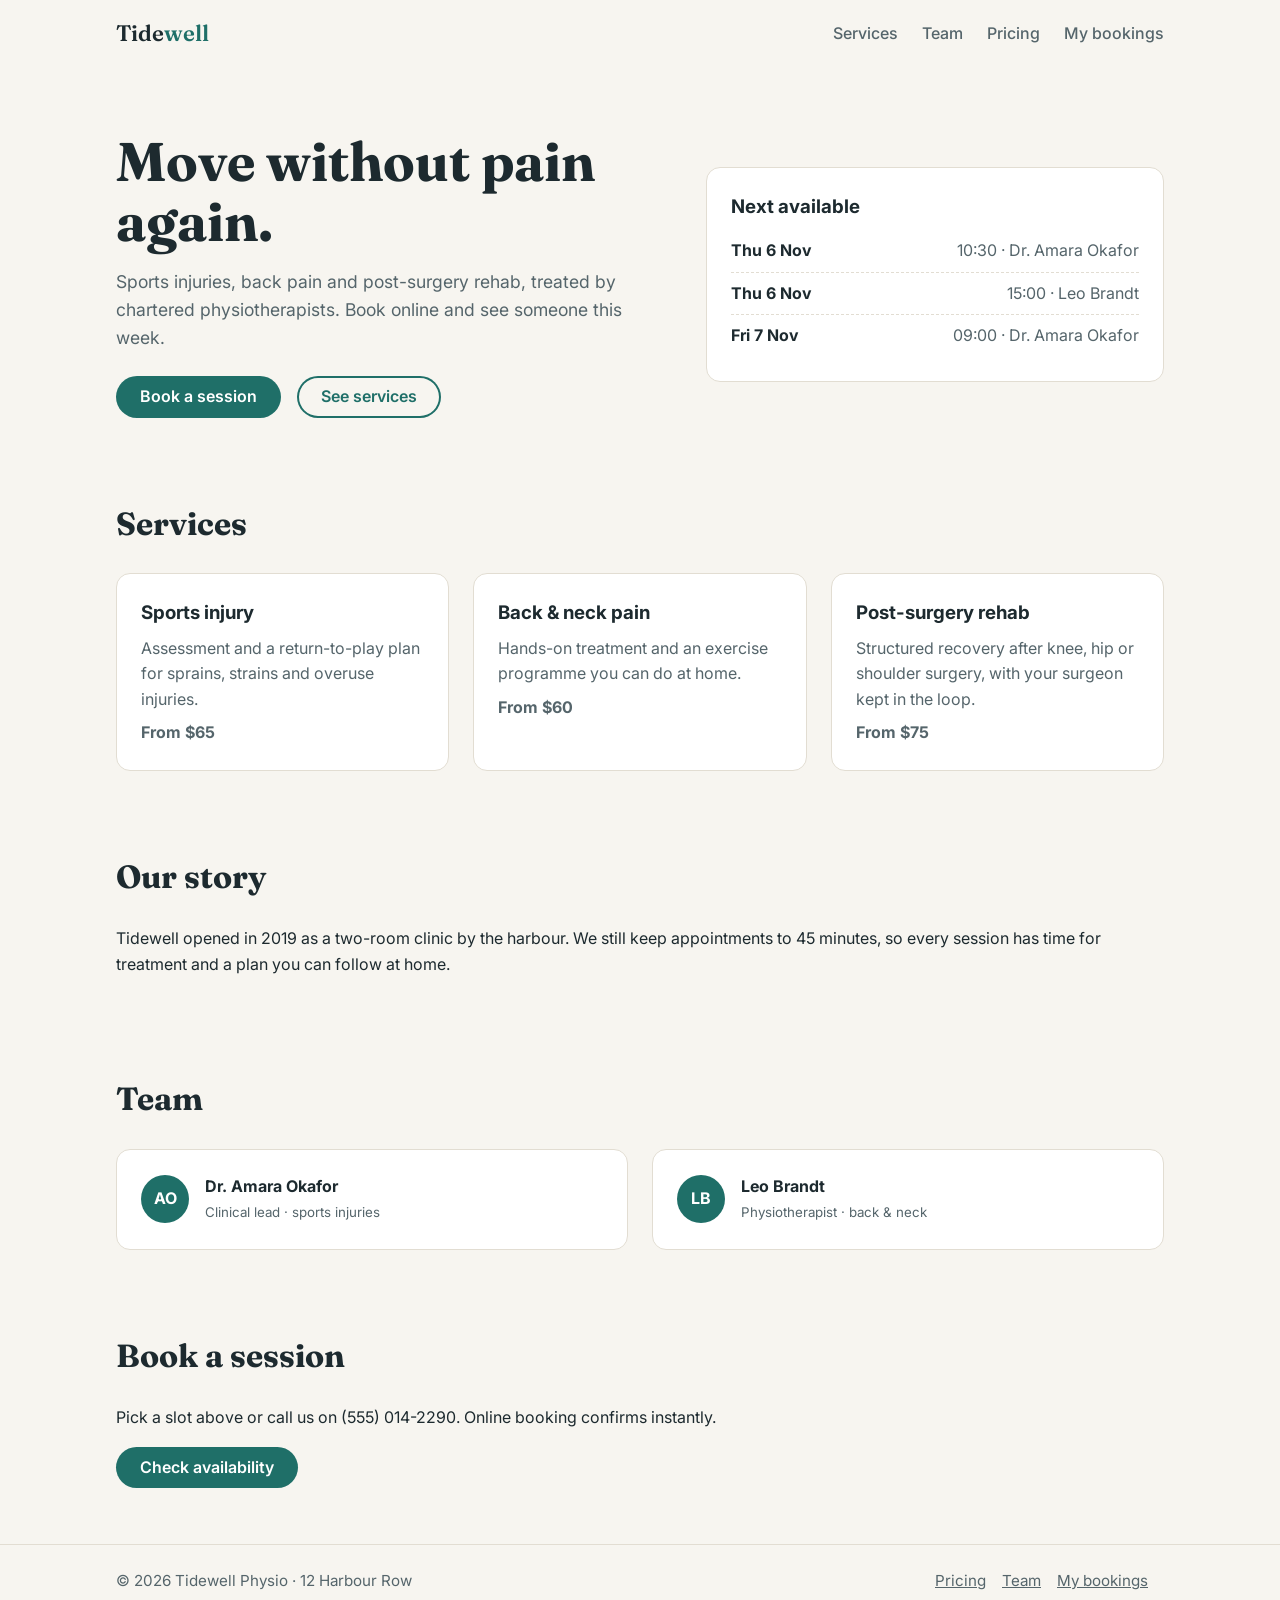
<file: tests/fixtures/clean-site/index.html>
<!doctype html>
<html lang="en">
<head>
  <meta charset="utf-8">
  <meta name="viewport" content="width=device-width, initial-scale=1">
  <title>Tidewell Physio — Book a physiotherapy session online</title>
  <meta name="description" content="Tidewell Physio: sports and back-pain physiotherapy. Book a session online in under a minute.">
  <meta property="og:title" content="Tidewell Physio">
  <meta property="og:description" content="Book a physiotherapy session online.">
  <meta property="og:image" content="assets/og.png">
  <link rel="icon" href="assets/favicon.svg" type="image/svg+xml">
  <link rel="preconnect" href="https://fonts.googleapis.com">
  <link href="https://fonts.googleapis.com/css2?family=Fraunces:opsz,wght@9..144,600&family=Inter:wght@400;500;600;700&display=swap" rel="stylesheet">
  <link rel="stylesheet" href="assets/styles.css">
</head>
<body>
  <header class="wrap nav">
    <a class="logo" href="index.html">Tide<span>well</span></a>
    <ul>
      <li><a href="#services">Services</a></li>
      <li><a href="#team">Team</a></li>
      <li><a href="pricing.html">Pricing</a></li>
      <li><a href="dashboard.html">My bookings</a></li>
    </ul>
  </header>

  <main>
    <div class="wrap hero">
      <div>
        <h1>Move without pain again.</h1>
        <p>Sports injuries, back pain and post-surgery rehab, treated by chartered physiotherapists. Book online and see someone this week.</p>
        <div class="actions">
          <a class="btn" href="#book" id="book-btn">Book a session</a>
          <a class="btn ghost" href="#services">See services</a>
        </div>
      </div>
      <aside class="hero-card" aria-label="Next available slots">
        <h3>Next available</h3>
        <div id="slots">
          <div class="slot"><strong>Thu 6 Nov</strong> 10:30 · Dr. Amara Okafor</div>
          <div class="slot"><strong>Thu 6 Nov</strong> 15:00 · Leo Brandt</div>
          <div class="slot"><strong>Fri 7 Nov</strong> 09:00 · Dr. Amara Okafor</div>
        </div>
      </aside>
    </div>

    <section id="services">
      <div class="wrap">
        <h2>Services</h2>
        <div class="grid">
          <div class="card"><h3>Sports injury</h3><p>Assessment and a return-to-play plan for sprains, strains and overuse injuries.</p><p class="price">From $65</p></div>
          <div class="card"><h3>Back &amp; neck pain</h3><p>Hands-on treatment and an exercise programme you can do at home.</p><p class="price">From $60</p></div>
          <div class="card"><h3>Post-surgery rehab</h3><p>Structured recovery after knee, hip or shoulder surgery, with your surgeon kept in the loop.</p><p class="price">From $75</p></div>
        </div>
      </div>
    </section>

    <section id="about">
      <div class="wrap">
        <h2>Our story</h2>
        <p>Tidewell opened in 2019 as a two-room clinic by the harbour. We still keep appointments to 45 minutes, so every session has time for treatment and a plan you can follow at home.</p>
      </div>
    </section>

    <section id="team" class="team">
      <div class="wrap">
        <h2>Team</h2>
        <div class="grid">
          <div class="card"><div class="avatar">AO</div><div><strong>Dr. Amara Okafor</strong><br><small>Clinical lead · sports injuries</small></div></div>
          <div class="card"><div class="avatar">LB</div><div><strong>Leo Brandt</strong><br><small>Physiotherapist · back &amp; neck</small></div></div>
        </div>
      </div>
    </section>

    <section id="book">
      <div class="wrap">
        <h2>Book a session</h2>
        <p>Pick a slot above or call us on (555) 014-2290. Online booking confirms instantly.</p>
        <button class="btn" id="confirm-btn" type="button">Check availability</button>
        <p id="book-status" class="who" role="status"></p>
      </div>
    </section>
  </main>

  <footer>
    <div class="wrap">
      <span>© 2026 Tidewell Physio · 12 Harbour Row</span>
      <span><a href="pricing.html">Pricing</a><a href="#team">Team</a><a href="dashboard.html">My bookings</a></span>
    </div>
  </footer>

  <script src="assets/app.js"></script>
</body>
</html>
</file>
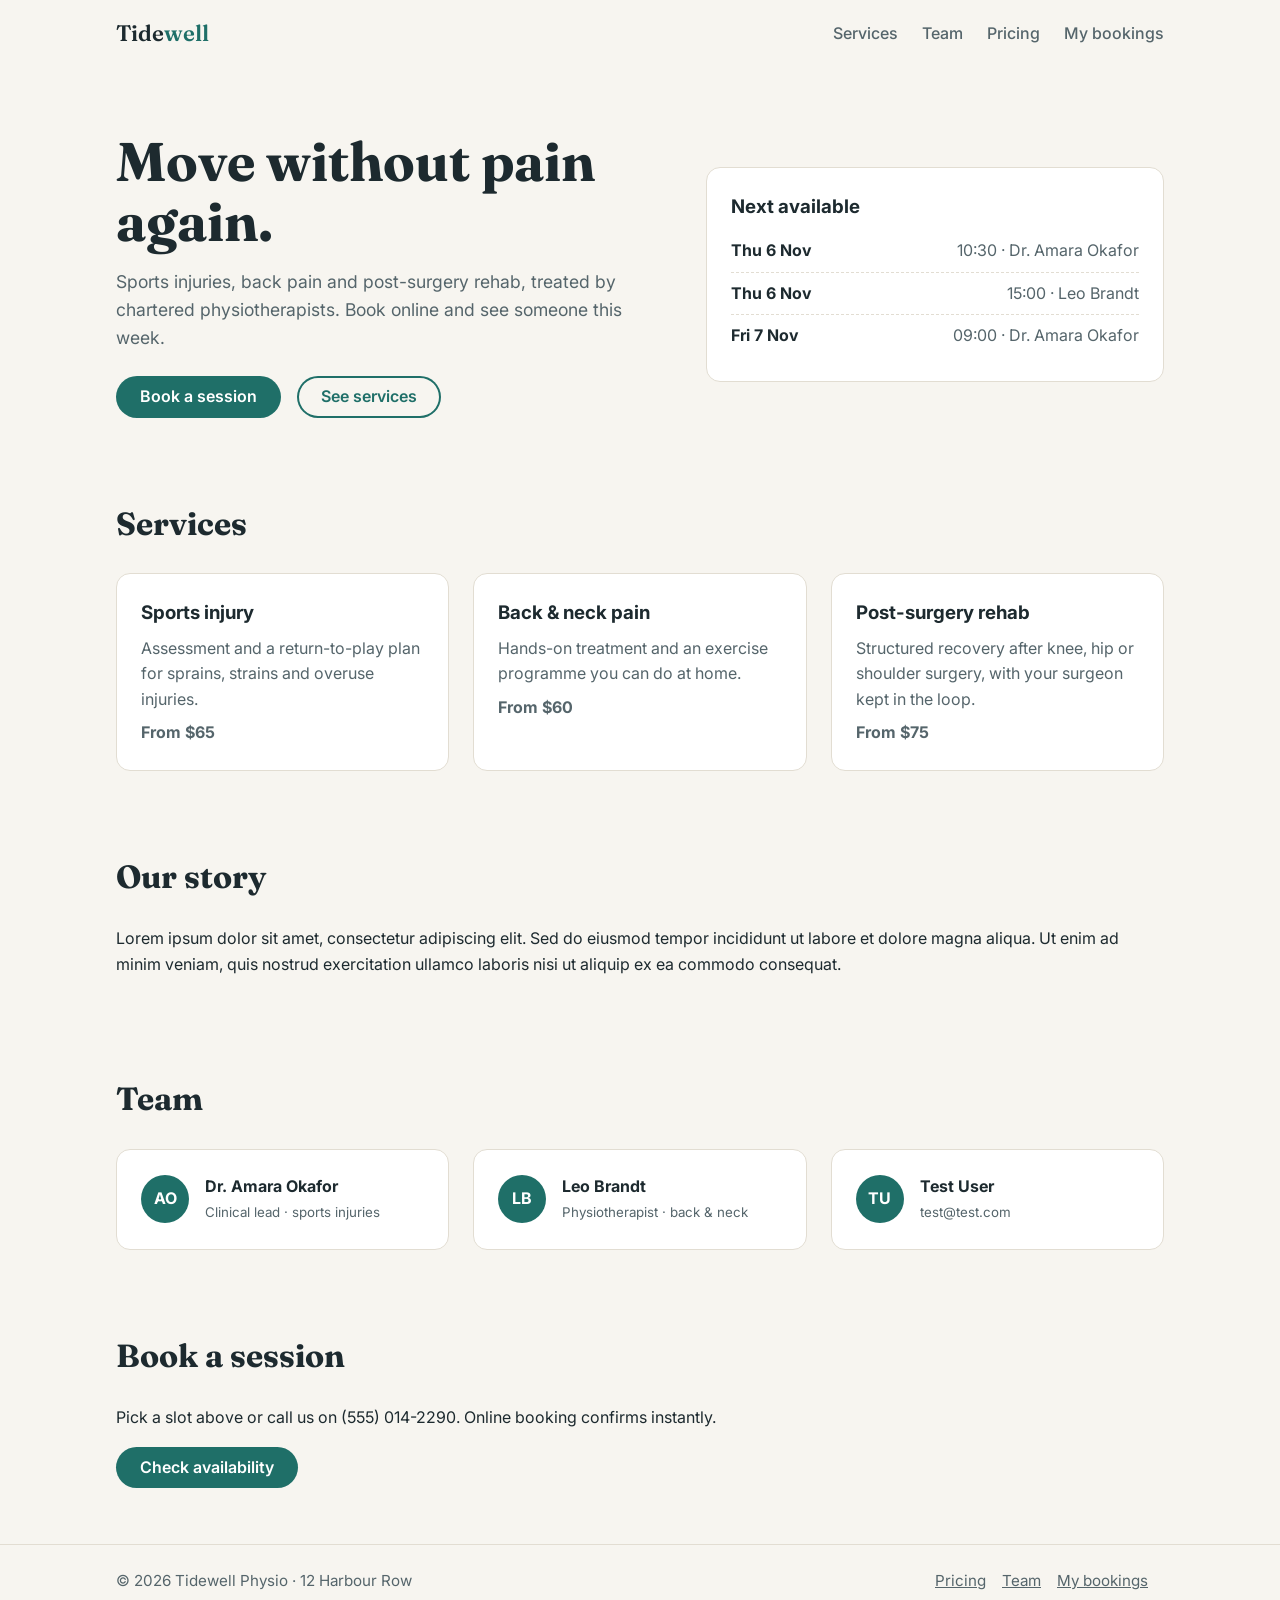
<file: tests/fixtures/planted-site/index.html>
<!doctype html>
<html lang="en">
<head>
  <meta charset="utf-8">
  <meta name="viewport" content="width=device-width, initial-scale=1">
  <title>Tidewell Physio — Book a physiotherapy session online</title>
  <meta name="description" content="Tidewell Physio: sports and back-pain physiotherapy. Book a session online in under a minute.">
  <link rel="preconnect" href="https://fonts.googleapis.com">
  <link href="https://fonts.googleapis.com/css2?family=Fraunces:opsz,wght@9..144,600&family=Inter:wght@400;500;600;700&display=swap" rel="stylesheet">
  <link rel="stylesheet" href="assets/styles.css">
</head>
<body>
  <header class="wrap nav">
    <a class="logo" href="index.html">Tide<span>well</span></a>
    <ul>
      <li><a href="#services">Services</a></li>
      <li><a href="#team">Team</a></li>
      <li><a href="pricing.html">Pricing</a></li>
      <li><a href="dashboard.html">My bookings</a></li>
    </ul>
  </header>

  <main>
    <div class="wrap hero">
      <div>
        <h1>Move without pain again.</h1>
        <p>Sports injuries, back pain and post-surgery rehab, treated by chartered physiotherapists. Book online and see someone this week.</p>
        <div class="actions">
          <a class="btn" href="#book" id="book-btn">Book a session</a>
          <a class="btn ghost" href="#services">See services</a>
        </div>
      </div>
      <aside class="hero-card" aria-label="Next available slots">
        <h3>Next available</h3>
        <div id="slots">
          <div class="slot"><strong>Thu 6 Nov</strong> 10:30 · Dr. Amara Okafor</div>
          <div class="slot"><strong>Thu 6 Nov</strong> 15:00 · Leo Brandt</div>
          <div class="slot"><strong>Fri 7 Nov</strong> 09:00 · Dr. Amara Okafor</div>
        </div>
      </aside>
    </div>

    <section id="services">
      <div class="wrap">
        <h2>Services</h2>
        <div class="grid">
          <div class="card"><h3>Sports injury</h3><p>Assessment and a return-to-play plan for sprains, strains and overuse injuries.</p><p class="price">From $65</p></div>
          <div class="card"><h3>Back &amp; neck pain</h3><p>Hands-on treatment and an exercise programme you can do at home.</p><p class="price">From $60</p></div>
          <div class="card"><h3>Post-surgery rehab</h3><p>Structured recovery after knee, hip or shoulder surgery, with your surgeon kept in the loop.</p><p class="price">From $75</p></div>
        </div>
      </div>
    </section>

    <section id="about">
      <div class="wrap">
        <h2>Our story</h2>
        <p>Lorem ipsum dolor sit amet, consectetur adipiscing elit. Sed do eiusmod tempor incididunt ut labore et dolore magna aliqua. Ut enim ad minim veniam, quis nostrud exercitation ullamco laboris nisi ut aliquip ex ea commodo consequat.</p>
      </div>
    </section>

    <section id="team" class="team">
      <div class="wrap">
        <h2>Team</h2>
        <div class="grid">
          <div class="card"><div class="avatar">AO</div><div><strong>Dr. Amara Okafor</strong><br><small>Clinical lead · sports injuries</small></div></div>
          <div class="card"><div class="avatar">LB</div><div><strong>Leo Brandt</strong><br><small>Physiotherapist · back &amp; neck</small></div></div>
          <div class="card"><div class="avatar">TU</div><div><strong>Test User</strong><br><small>test@test.com</small></div></div>
        </div>
      </div>
    </section>

    <section id="book">
      <div class="wrap">
        <h2>Book a session</h2>
        <p>Pick a slot above or call us on (555) 014-2290. Online booking confirms instantly.</p>
        <button class="btn" id="confirm-btn" type="button">Check availability</button>
        <p id="book-status" class="who" role="status"></p>
      </div>
    </section>
  </main>

  <footer>
    <div class="wrap">
      <span>© 2026 Tidewell Physio · 12 Harbour Row</span>
      <span><a href="pricing.html">Pricing</a><a href="#team">Team</a><a href="dashboard.html">My bookings</a></span>
    </div>
  </footer>

  <script src="assets/app.js"></script>
</body>
</html>
</file>
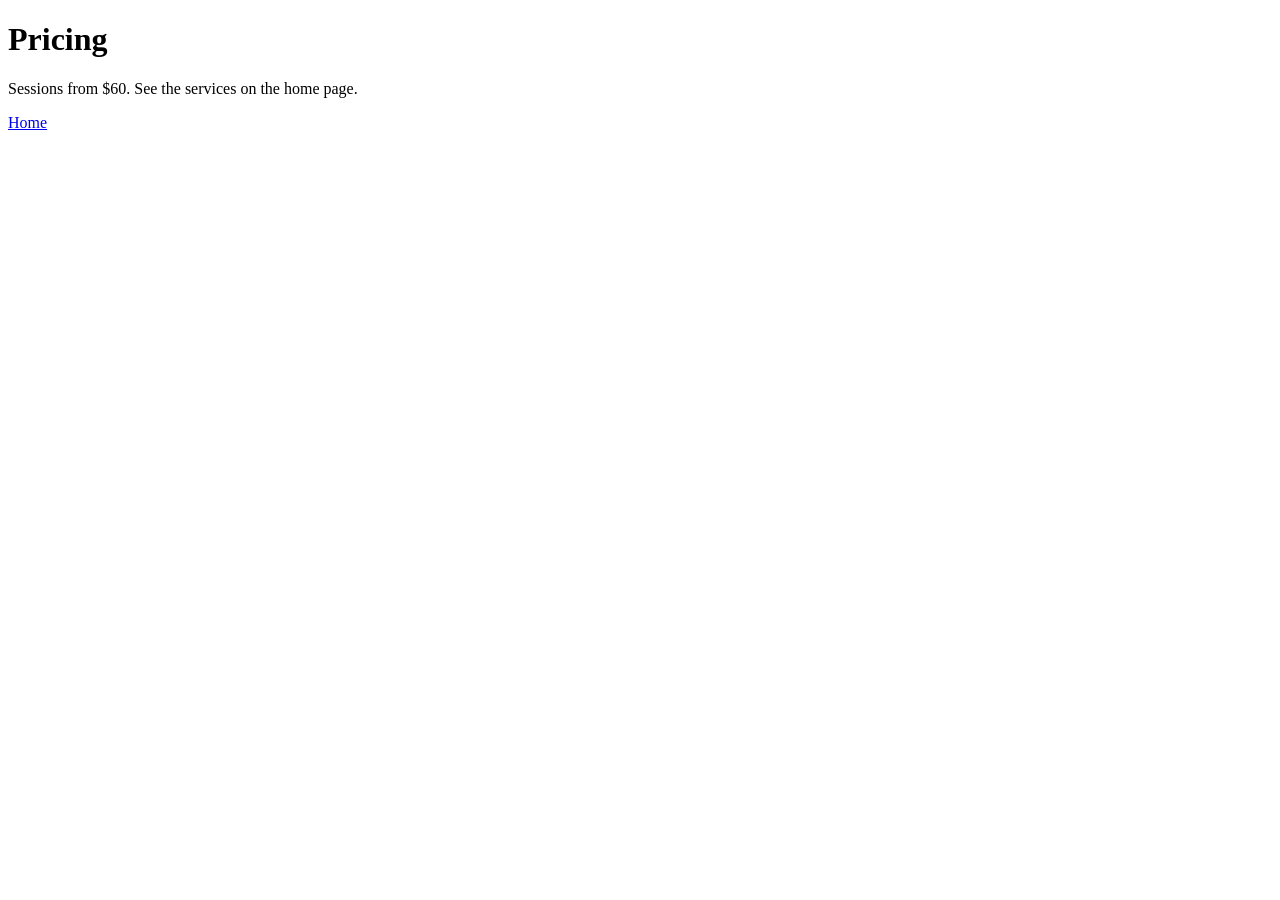
<file: tests/fixtures/clean-site/pricing.html>
<!doctype html>
<html lang="en"><head><meta charset="utf-8"><title>Pricing — Tidewell Physio</title><link rel="icon" href="assets/favicon.svg" type="image/svg+xml"></head>
<body><h1>Pricing</h1><p>Sessions from $60. See the services on the home page.</p><a href="index.html">Home</a></body></html>
</file>
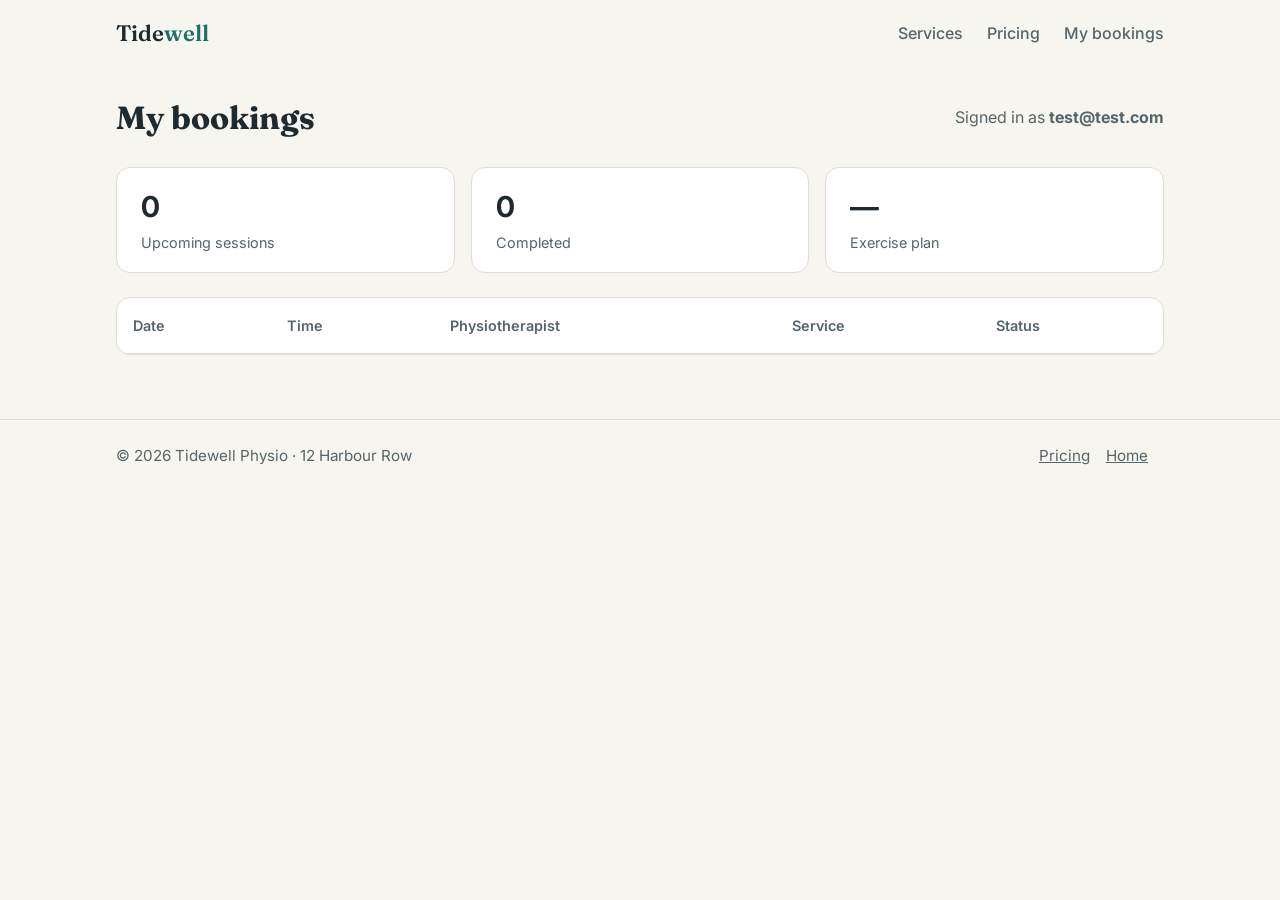
<file: tests/fixtures/planted-site/dashboard.html>
<!doctype html>
<html lang="en">
<head>
  <meta charset="utf-8">
  <meta name="viewport" content="width=device-width, initial-scale=1">
  <title>Untitled</title>
  <link rel="preconnect" href="https://fonts.googleapis.com">
  <link href="https://fonts.googleapis.com/css2?family=Fraunces:opsz,wght@9..144,600&family=Inter:wght@400;500;600;700&display=swap" rel="stylesheet">
  <link rel="stylesheet" href="assets/styles.css">
</head>
<body>
  <header class="wrap nav">
    <a class="logo" href="index.html">Tide<span>well</span></a>
    <ul>
      <li><a href="index.html#services">Services</a></li>
      <li><a href="pricing.html">Pricing</a></li>
      <li><a href="dashboard.html">My bookings</a></li>
    </ul>
  </header>

  <main class="wrap">
    <div class="dash-head">
      <h1>My bookings</h1>
      <span class="who">Signed in as <strong>test@test.com</strong></span>
    </div>

    <div class="stats">
      <div class="stat"><b id="stat-upcoming">0</b><span>Upcoming sessions</span></div>
      <div class="stat"><b id="stat-done">0</b><span>Completed</span></div>
      <div class="stat"><b id="stat-plan">—</b><span>Exercise plan</span></div>
    </div>

    <div class="table-wrap">
      <table>
        <thead>
          <tr><th>Date</th><th>Time</th><th>Physiotherapist</th><th>Service</th><th>Status</th></tr>
        </thead>
        <tbody id="bookings"></tbody>
      </table>
    </div>
  </main>

  <footer>
    <div class="wrap">
      <span>© 2026 Tidewell Physio · 12 Harbour Row</span>
      <span><a href="pricing.html">Pricing</a><a href="index.html">Home</a></span>
    </div>
  </footer>

  <script src="assets/app.js"></script>
</body>
</html>
</file>
<file: tests/fixtures/clean-site/assets/styles.css>
:root {
  --bg: #f7f5f0;
  --surface: #ffffff;
  --ink: #1d2a2f;
  --ink-soft: #55656b;
  --line: #e2ddd2;
  --brand: #1f6f68;
  --brand-ink: #ffffff;
  --accent: #e8a33d;
  --radius: 14px;
  --space-1: 4px;
  --space-2: 8px;
  --space-3: 16px;
  --space-4: 24px;
  --space-5: 40px;
  --space-6: 64px;
  --font: "Inter", system-ui, -apple-system, "Segoe UI", sans-serif;
  --font-display: "Fraunces", Georgia, serif;
}

@media (prefers-color-scheme: dark) {
  :root {
    --bg: #121a1d;
    --surface: #1a2529;
    --ink: #e8eeee;
    --ink-soft: #9fb0b3;
    --line: #2a383d;
    --brand: #4fb3a9;
    --brand-ink: #0d1517;
  }
}

* { box-sizing: border-box; }

body {
  margin: 0;
  background: var(--bg);
  color: var(--ink);
  font-family: var(--font);
  line-height: 1.6;
}

a { color: var(--brand); }
a:focus-visible, button:focus-visible { outline: 3px solid var(--accent); outline-offset: 2px; }

.wrap { max-width: 1080px; margin: 0 auto; padding: 0 var(--space-3); }

.nav {
  display: flex;
  align-items: center;
  justify-content: space-between;
  gap: var(--space-3);
  padding-block: var(--space-3);
  flex-wrap: wrap;
}
.logo { font-family: var(--font-display); font-size: 1.4rem; font-weight: 600; color: var(--ink); text-decoration: none; }
.logo span { color: var(--brand); }
.nav ul { display: flex; gap: var(--space-4); list-style: none; margin: 0; padding: 0; flex-wrap: wrap; }
.nav ul a { color: var(--ink-soft); text-decoration: none; font-weight: 500; }
.nav ul a:hover { color: var(--ink); }

.btn {
  display: inline-block;
  background: var(--brand);
  color: var(--brand-ink);
  border: 0;
  border-radius: 999px;
  padding: var(--space-2) var(--space-4);
  font: inherit;
  font-weight: 600;
  text-decoration: none;
  cursor: pointer;
}
.btn:hover { filter: brightness(1.08); }
.btn.ghost { background: transparent; color: var(--brand); box-shadow: inset 0 0 0 2px var(--brand); }

.hero { padding-block: var(--space-6) var(--space-5); display: grid; gap: var(--space-5); grid-template-columns: 1.2fr 1fr; align-items: center; }
.hero h1 { font-family: var(--font-display); font-size: clamp(2.2rem, 5vw, 3.4rem); line-height: 1.1; margin: 0 0 var(--space-3); }
.hero p { color: var(--ink-soft); font-size: 1.1rem; margin: 0 0 var(--space-4); }
.hero .actions { display: flex; gap: var(--space-3); flex-wrap: wrap; }
.hero-card { background: var(--surface); border: 1px solid var(--line); border-radius: var(--radius); padding: var(--space-4); }
.hero-card h3 { margin: 0 0 var(--space-2); }
.slot { display: flex; justify-content: space-between; padding: var(--space-2) 0; border-bottom: 1px dashed var(--line); color: var(--ink-soft); }
.slot:last-child { border-bottom: 0; }
.slot strong { color: var(--ink); }

section { padding: var(--space-5) 0; }
section h2 { font-family: var(--font-display); font-size: 2rem; margin: 0 0 var(--space-4); }

.grid { display: grid; gap: var(--space-4); grid-template-columns: repeat(auto-fit, minmax(240px, 1fr)); }
.card { background: var(--surface); border: 1px solid var(--line); border-radius: var(--radius); padding: var(--space-4); }
.card h3 { margin: 0 0 var(--space-2); }
.card p { margin: 0; color: var(--ink-soft); }
.price { color: var(--brand); font-weight: 700; margin-top: var(--space-2) !important; }

.team .card { display: flex; gap: var(--space-3); align-items: center; }
.avatar { width: 48px; height: 48px; border-radius: 50%; background: var(--brand); color: var(--brand-ink); display: grid; place-items: center; font-weight: 700; flex: none; }
.team .card div { min-width: 0; }
.team .card small { color: var(--ink-soft); overflow-wrap: anywhere; }

footer { border-top: 1px solid var(--line); padding: var(--space-4) 0; color: var(--ink-soft); font-size: 0.95rem; }
footer .wrap { display: flex; justify-content: space-between; gap: var(--space-3); flex-wrap: wrap; }
footer a { color: var(--ink-soft); margin-right: var(--space-3); }

/* dashboard */
main.wrap { padding-bottom: var(--space-6); }
.dash-head { display: flex; justify-content: space-between; align-items: center; gap: var(--space-3); flex-wrap: wrap; padding-block: var(--space-4); }
.dash-head h1 { font-family: var(--font-display); margin: 0; }
.who { color: var(--ink-soft); }
.stats { display: grid; gap: var(--space-3); grid-template-columns: repeat(auto-fit, minmax(180px, 1fr)); margin-bottom: var(--space-4); }
.stat { background: var(--surface); border: 1px solid var(--line); border-radius: var(--radius); padding: var(--space-3) var(--space-4); }
.stat b { display: block; font-size: 1.8rem; }
.stat span { color: var(--ink-soft); font-size: 0.9rem; }
.table-wrap { background: var(--surface); border: 1px solid var(--line); border-radius: var(--radius); overflow-x: auto; }
table { width: 100%; border-collapse: collapse; min-width: 560px; }
th, td { text-align: left; padding: var(--space-3); border-bottom: 1px solid var(--line); }
th { color: var(--ink-soft); font-weight: 600; font-size: 0.9rem; }

@media (max-width: 760px) {
  .hero { grid-template-columns: 1fr; padding-block-start: var(--space-5); }
}
</file>
<file: tests/fixtures/planted-site/assets/styles.css>
:root {
  --bg: #f7f5f0;
  --surface: #ffffff;
  --ink: #1d2a2f;
  --ink-soft: #55656b;
  --line: #e2ddd2;
  --brand: #1f6f68;
  --brand-ink: #ffffff;
  --accent: #e8a33d;
  --radius: 14px;
  --space-1: 4px;
  --space-2: 8px;
  --space-3: 16px;
  --space-4: 24px;
  --space-5: 40px;
  --space-6: 64px;
  --font: "Inter", system-ui, -apple-system, "Segoe UI", sans-serif;
  --font-display: "Fraunces", Georgia, serif;
}

@media (prefers-color-scheme: dark) {
  :root {
    --bg: #121a1d;
    --surface: #1a2529;
    --ink: #e8eeee;
    --ink-soft: #9fb0b3;
    --line: #2a383d;
    --brand: #4fb3a9;
    --brand-ink: #0d1517;
  }
}

* { box-sizing: border-box; }

body {
  margin: 0;
  background: var(--bg);
  color: var(--ink);
  font-family: var(--font);
  line-height: 1.6;
}

a { color: var(--brand); }
a:focus-visible, button:focus-visible { outline: 3px solid var(--accent); outline-offset: 2px; }

.wrap { max-width: 1080px; margin: 0 auto; padding: 0 var(--space-3); }

.nav {
  display: flex;
  align-items: center;
  justify-content: space-between;
  gap: var(--space-3);
  padding-block: var(--space-3);
  flex-wrap: wrap;
}
.logo { font-family: var(--font-display); font-size: 1.4rem; font-weight: 600; color: var(--ink); text-decoration: none; }
.logo span { color: var(--brand); }
.nav ul { display: flex; gap: var(--space-4); list-style: none; margin: 0; padding: 0; flex-wrap: wrap; }
.nav ul a { color: var(--ink-soft); text-decoration: none; font-weight: 500; }
.nav ul a:hover { color: var(--ink); }

.btn {
  display: inline-block;
  background: var(--brand);
  color: var(--brand-ink);
  border: 0;
  border-radius: 999px;
  padding: var(--space-2) var(--space-4);
  font: inherit;
  font-weight: 600;
  text-decoration: none;
  cursor: pointer;
}
.btn:hover { filter: brightness(1.08); }
.btn.ghost { background: transparent; color: var(--brand); box-shadow: inset 0 0 0 2px var(--brand); }

.hero { padding-block: var(--space-6) var(--space-5); display: grid; gap: var(--space-5); grid-template-columns: 1.2fr 1fr; align-items: center; }
.hero h1 { font-family: var(--font-display); font-size: clamp(2.2rem, 5vw, 3.4rem); line-height: 1.1; margin: 0 0 var(--space-3); }
.hero p { color: var(--ink-soft); font-size: 1.1rem; margin: 0 0 var(--space-4); }
.hero .actions { display: flex; gap: var(--space-3); flex-wrap: wrap; }
.hero-card { background: var(--surface); border: 1px solid var(--line); border-radius: var(--radius); padding: var(--space-4); }
.hero-card h3 { margin: 0 0 var(--space-2); }
.slot { display: flex; justify-content: space-between; padding: var(--space-2) 0; border-bottom: 1px dashed var(--line); color: var(--ink-soft); }
.slot:last-child { border-bottom: 0; }
.slot strong { color: var(--ink); }

section { padding: var(--space-5) 0; }
section h2 { font-family: var(--font-display); font-size: 2rem; margin: 0 0 var(--space-4); }

.grid { display: grid; gap: var(--space-4); grid-template-columns: repeat(auto-fit, minmax(240px, 1fr)); }
.card { background: var(--surface); border: 1px solid var(--line); border-radius: var(--radius); padding: var(--space-4); }
.card h3 { margin: 0 0 var(--space-2); }
.card p { margin: 0; color: var(--ink-soft); }
.price { color: var(--brand); font-weight: 700; margin-top: var(--space-2) !important; }

.team .card { display: flex; gap: var(--space-3); align-items: center; }
.avatar { width: 48px; height: 48px; border-radius: 50%; background: var(--brand); color: var(--brand-ink); display: grid; place-items: center; font-weight: 700; flex: none; }
.team .card div { min-width: 0; }
.team .card small { color: var(--ink-soft); overflow-wrap: anywhere; }

footer { border-top: 1px solid var(--line); padding: var(--space-4) 0; color: var(--ink-soft); font-size: 0.95rem; }
footer .wrap { display: flex; justify-content: space-between; gap: var(--space-3); flex-wrap: wrap; }
footer a { color: var(--ink-soft); margin-right: var(--space-3); }

/* dashboard */
main.wrap { padding-bottom: var(--space-6); }
.dash-head { display: flex; justify-content: space-between; align-items: center; gap: var(--space-3); flex-wrap: wrap; padding-block: var(--space-4); }
.dash-head h1 { font-family: var(--font-display); margin: 0; }
.who { color: var(--ink-soft); }
.stats { display: grid; gap: var(--space-3); grid-template-columns: repeat(auto-fit, minmax(180px, 1fr)); margin-bottom: var(--space-4); }
.stat { background: var(--surface); border: 1px solid var(--line); border-radius: var(--radius); padding: var(--space-3) var(--space-4); }
.stat b { display: block; font-size: 1.8rem; }
.stat span { color: var(--ink-soft); font-size: 0.9rem; }
.table-wrap { background: var(--surface); border: 1px solid var(--line); border-radius: var(--radius); overflow-x: auto; }
table { width: 100%; border-collapse: collapse; min-width: 560px; }
th, td { text-align: left; padding: var(--space-3); border-bottom: 1px solid var(--line); }
th { color: var(--ink-soft); font-weight: 600; font-size: 0.9rem; }

@media (max-width: 760px) {
  .hero { grid-template-columns: 1fr; padding-block-start: var(--space-5); }
}
</file>
